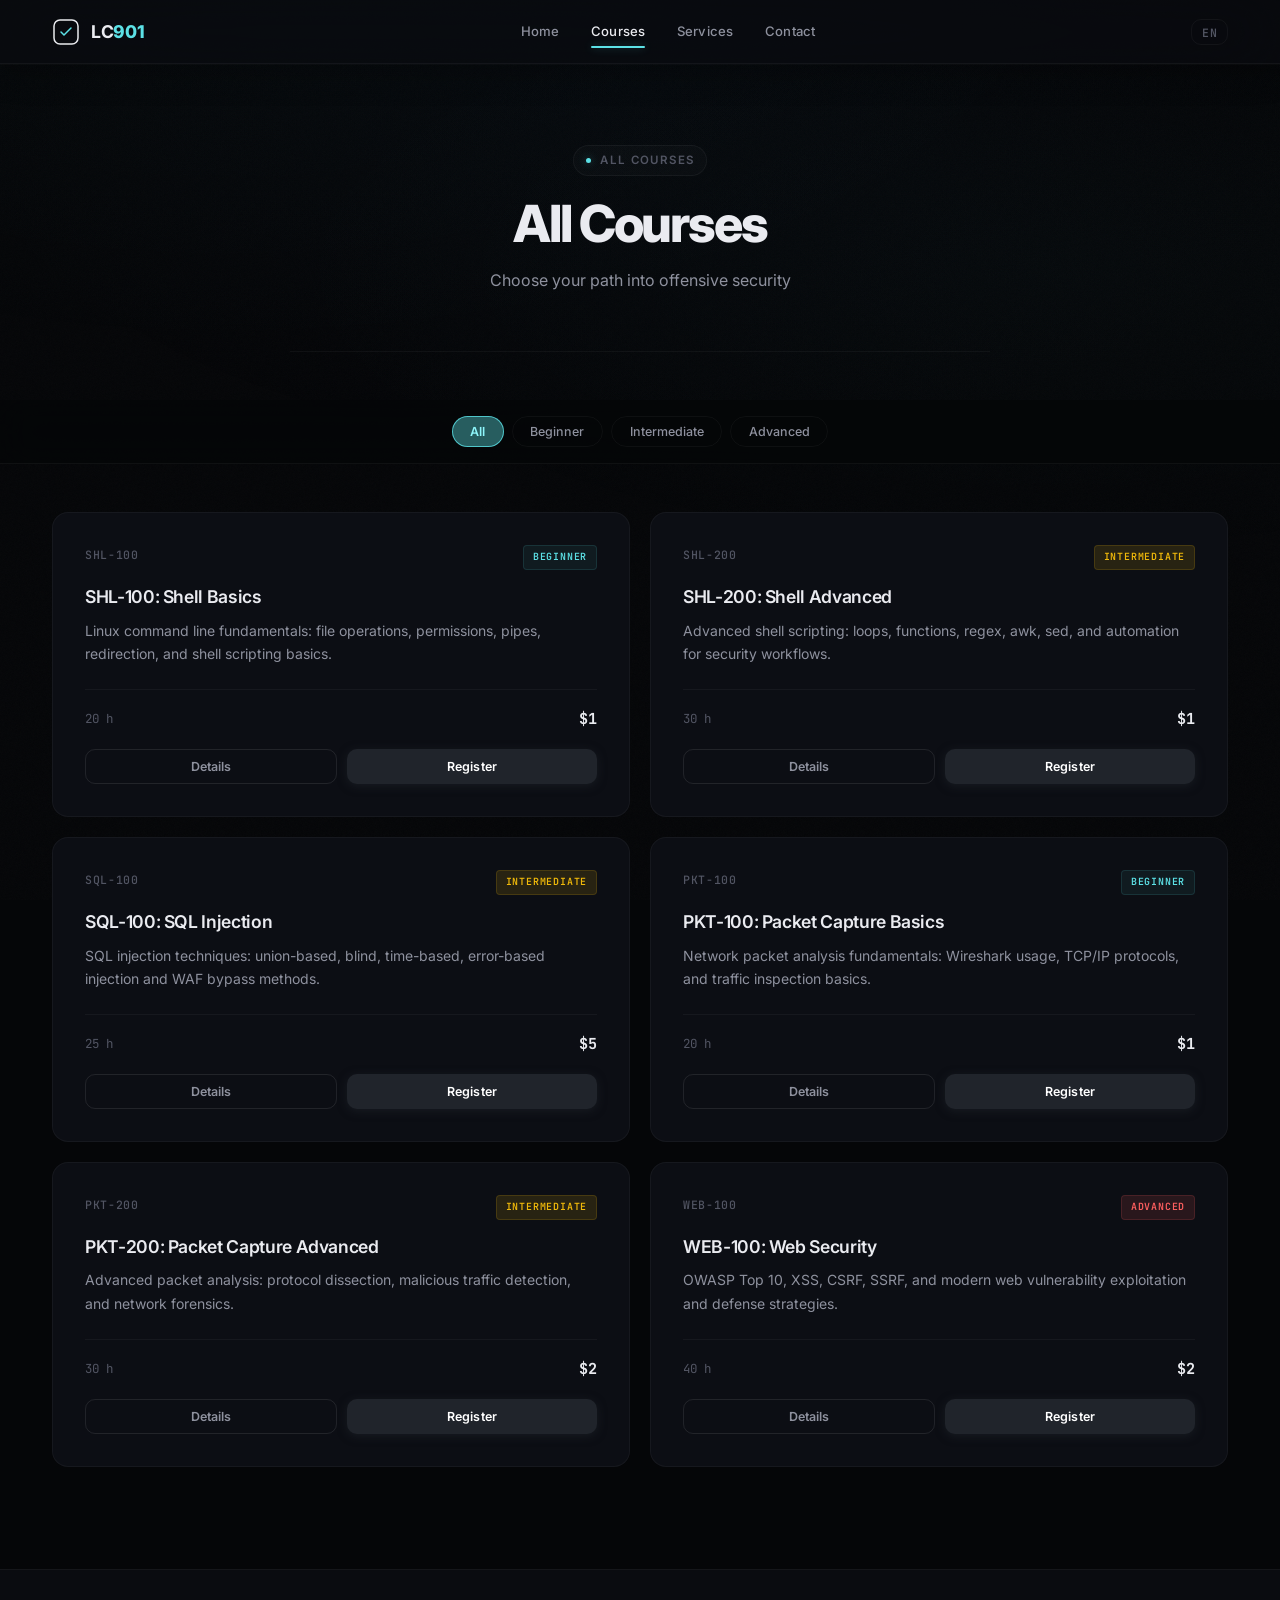
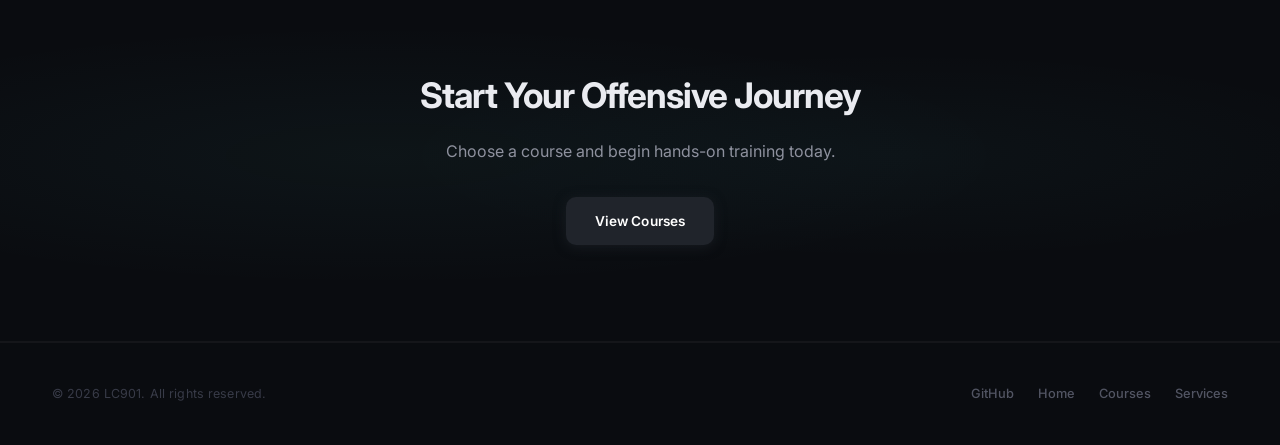
<file: courses.html>
<!DOCTYPE html>
<html lang="en">
<head>
  <meta charset="UTF-8">
  <meta name="viewport" content="width=device-width, initial-scale=1.0">
  <title>Courses — LC901</title>
  <meta name="description" content="Choose your path into offensive security.">
  <link rel="preconnect" href="https://fonts.googleapis.com">
  <link rel="preconnect" href="https://fonts.gstatic.com" crossorigin>
  <link href="https://fonts.googleapis.com/css2?family=Inter:wght@400;500;600;700;800&family=JetBrains+Mono:wght@400;500;600;700&display=swap" rel="stylesheet">
  <link rel="stylesheet" href="css/style.css">
</head>
<body>

  <!-- Fixed overlays -->
  <div class="grain" aria-hidden="true"></div>
  <div class="grid-bg" aria-hidden="true"></div>
  <div class="ambient-glow" aria-hidden="true"></div>

  <!-- Navigation -->
  <header class="nav" id="nav">
    <div class="nav-inner">
      <a href="index.html" class="nav-logo">
        <svg width="28" height="28" viewBox="0 0 28 28" fill="none" xmlns="http://www.w3.org/2000/svg" aria-hidden="true">
          <rect x="2" y="2" width="24" height="24" rx="6" stroke="currentColor" stroke-width="1.5"/>
          <path d="M9 14l3 3 7-7" stroke="var(--accent)" stroke-width="1.5" stroke-linecap="round" stroke-linejoin="round"/>
        </svg>
        <span class="nav-logo-text">LC<span>901</span></span>
      </a>
      <nav class="nav-links">
        <a href="index.html" class="nav-link" data-i18n="nav_home">Home</a>
        <a href="courses.html" class="nav-link active" data-i18n="nav_courses">Courses</a>
        <a href="services.html" class="nav-link" data-i18n="nav_services">Services</a>
        <a href="index.html#contact" class="nav-link" data-i18n="nav_contact">Contact</a>
      </nav>
      <div class="nav-actions">
        <div class="lang-dropdown" id="lang-dropdown">
          <button class="lang-btn" id="lang-btn" type="button" aria-expanded="false">EN</button>
          <div class="lang-menu" id="lang-menu" role="menu">
            <button role="menuitem" data-lang="en">English</button>
            <button role="menuitem" data-lang="zh">中文</button>
            <button role="menuitem" data-lang="ja">日本語</button>
            <button role="menuitem" data-lang="ko">한국어</button>
            <button role="menuitem" data-lang="ru">Русский</button>
            <button role="menuitem" data-lang="de">Deutsch</button>
            <button role="menuitem" data-lang="fr">Français</button>
            <button role="menuitem" data-lang="es">Español</button>
          </div>
        </div>
        <button class="menu-toggle" id="menu-toggle" aria-label="Toggle menu">
          <svg width="20" height="20" viewBox="0 0 20 20" fill="none"><path d="M3 5h14M3 10h14M3 15h14" stroke="currentColor" stroke-width="1.5" stroke-linecap="round"/></svg>
        </button>
      </div>
    </div>
  </header>

  <!-- Mobile Menu Overlay -->
  <div class="mobile-overlay" id="mobile-overlay">
    <div class="mobile-nav-links">
      <a href="index.html" data-i18n="nav_home">Home</a>
      <a href="courses.html" class="active" data-i18n="nav_courses">Courses</a>
      <a href="services.html" data-i18n="nav_services">Services</a>
      <a href="index.html#contact" data-i18n="nav_contact">Contact</a>
    </div>
  </div>

  <!-- Page Header -->
  <section class="page-header">
    <div class="container">
      <div class="page-header-inner reveal-up">
        <div class="hero-eyebrow" style="justify-content: center; margin-bottom: 1.25rem;">
          <span class="pulse-dot"></span>
          <span data-i18n="all_courses_title">All Courses</span>
        </div>
        <h1 class="page-title" data-i18n="all_courses_title">All Courses</h1>
        <p class="page-sub" style="margin: 0 auto;" data-i18n="all_courses_subtitle">Choose your path into offensive security</p>
      </div>
    </div>
  </section>

  <!-- Filter Bar -->
  <section class="filter-bar">
    <div class="container">
      <div class="filter-tabs reveal-up" style="transition-delay: 100ms;" id="filter-tabs">
        <button class="filter-tab active" data-filter="all" data-i18n="filter_all">All</button>
        <button class="filter-tab" data-filter="beginner" data-i18n="level_beginner">Beginner</button>
        <button class="filter-tab" data-filter="intermediate" data-i18n="level_intermediate">Intermediate</button>
        <button class="filter-tab" data-filter="advanced" data-i18n="level_advanced">Advanced</button>
      </div>
    </div>
  </section>

  <!-- Course Grid -->
  <section class="section" style="padding-top: 3rem;">
    <div class="container">
      <div class="course-grid" id="course-list">
        <!-- Rendered dynamically by app.js -->
      </div>
    </div>
  </section>

  <!-- CTA Banner -->
  <section class="cta-banner">
    <div class="container">
      <div class="cta-inner reveal-up">
        <h2 data-i18n="cta_title">Start Your Offensive Journey</h2>
        <p data-i18n="cta_desc">Choose a course and begin hands-on training today.</p>
        <a href="courses.html" class="btn btn-accent btn-arrow" data-i18n="hero_btn_courses">
          View Courses
          <svg width="16" height="16" viewBox="0 0 16 16" fill="none"><path d="M3 8h10M9 4l4 4-4 4" stroke="currentColor" stroke-width="1.5" stroke-linecap="round" stroke-linejoin="round"/></svg>
        </a>
      </div>
    </div>
  </section>

  <!-- Footer -->
  <footer class="footer">
    <div class="footer-inner">
      <p class="footer-copy" data-i18n="footer_copy">&copy; 2026 LC901. All rights reserved.</p>
      <div class="footer-links">
        <a href="https://github.com/lc901" target="_blank">GitHub</a>
        <a href="index.html" data-i18n="nav_home">Home</a>
        <a href="courses.html" data-i18n="nav_courses">Courses</a>
        <a href="services.html" data-i18n="nav_services">Services</a>
      </div>
    </div>
  </footer>

  <!-- Registration Modal -->
  <div class="modal-overlay" id="reg-modal">
    <div class="modal">
      <button class="modal-close" id="modal-close" aria-label="Close">&times;</button>
      <h2 id="modal-title" data-i18n="reg_title">Register</h2>
      <p id="modal-course" style="color: var(--text-secondary); margin: 0.4rem 0 1.5rem; font-size: 0.9rem;"></p>
      <form id="reg-form">
        <div class="form-group">
          <label for="reg-name" data-i18n="reg_name">Full Name</label>
          <input type="text" id="reg-name" name="name" required data-i18n-attr="placeholder:reg_name_ph" placeholder="Your name">
        </div>
        <div class="form-group">
          <label for="reg-email" data-i18n="reg_email">Email</label>
          <input type="email" id="reg-email" name="email" required data-i18n-attr="placeholder:reg_email_ph" placeholder="you@example.com">
        </div>
        <div class="form-group">
          <label for="reg-phone" data-i18n="reg_phone">Phone <span class="opt">(optional)</span></label>
          <input type="tel" id="reg-phone" name="phone" data-i18n-attr="placeholder:reg_phone_ph" placeholder="+86 ...">
        </div>
        <input type="hidden" id="reg-course-id" name="courseId">
        <button type="submit" class="btn btn-accent" style="width:100%; margin-top:1.5rem;" data-i18n="reg_submit">Submit Registration</button>
      </form>
      <div id="reg-message" style="margin-top:1rem; text-align:center; display:none; font-size:0.85rem;"></div>
    </div>
  </div>

  <!-- Course Detail Modal -->
  <div class="modal-overlay" id="detail-modal">
    <div class="modal detail-modal">
      <button class="modal-close" id="detail-close" aria-label="Close">&times;</button>
      <div class="detail-head">
        <span class="course-id" id="detail-id"></span>
        <span class="course-tag" id="detail-level"></span>
      </div>
      <h2 id="detail-title"></h2>
      <p class="detail-desc" id="detail-desc"></p>
      <div class="course-meta detail-meta">
        <span class="course-hours" id="detail-hours"></span>
        <span class="course-price" id="detail-price"></span>
      </div>
      <section class="detail-block">
        <h4 id="detail-topics-label"></h4>
        <ul class="detail-list" id="detail-topics"></ul>
      </section>
      <section class="detail-block">
        <h4 id="detail-outcomes-label"></h4>
        <ul class="detail-list" id="detail-outcomes"></ul>
      </section>
      <section class="detail-block">
        <h4 id="detail-audience-label"></h4>
        <p class="detail-audience" id="detail-audience"></p>
      </section>
      <button class="btn btn-accent" id="detail-enroll" style="width:100%; margin-top:1.5rem;"></button>
    </div>
  </div>

  <script src="js/app.js"></script>
</body>
</html>
</file>
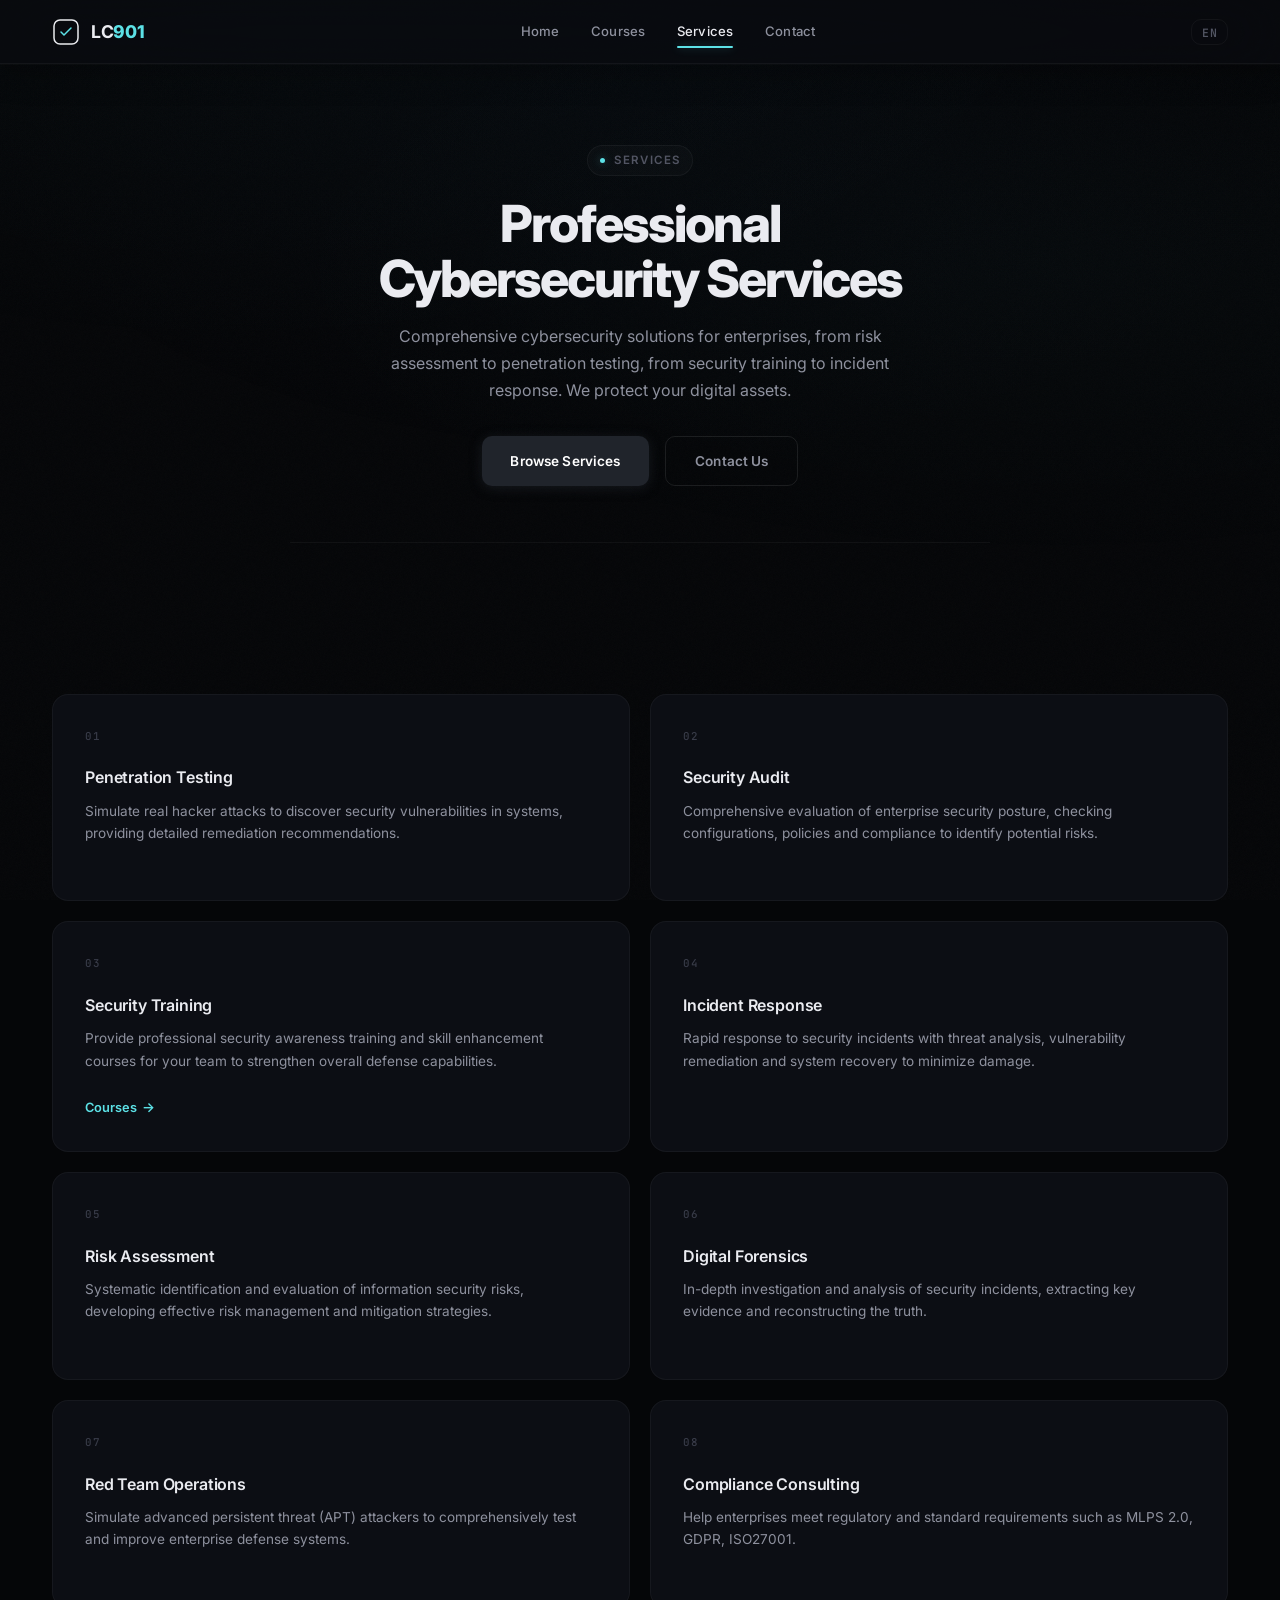
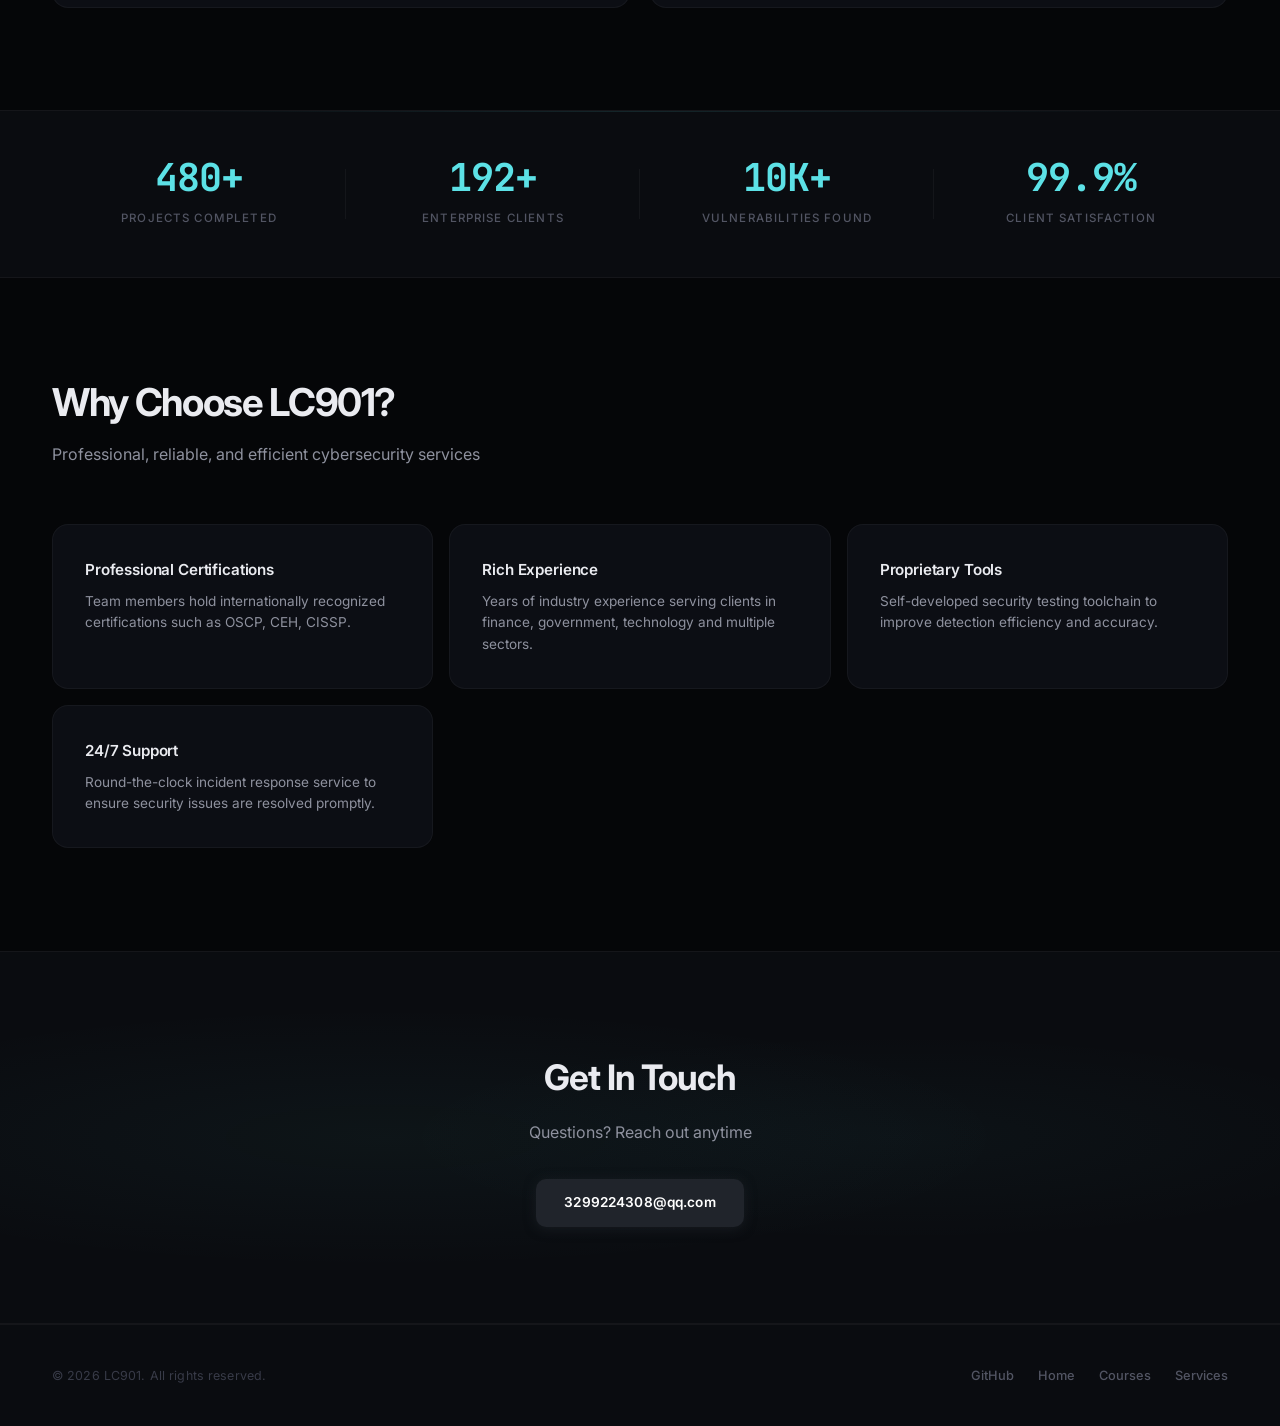
<file: services.html>
<!DOCTYPE html>
<html lang="en">
<head>
  <meta charset="UTF-8">
  <meta name="viewport" content="width=device-width, initial-scale=1.0">
  <title>Services — LC901</title>
  <meta name="description" content="Professional cybersecurity services for enterprises.">
  <link rel="preconnect" href="https://fonts.googleapis.com">
  <link rel="preconnect" href="https://fonts.gstatic.com" crossorigin>
  <link href="https://fonts.googleapis.com/css2?family=Inter:wght@400;500;600;700;800&family=JetBrains+Mono:wght@400;500;600;700&display=swap" rel="stylesheet">
  <link rel="stylesheet" href="css/style.css">
</head>
<body>

  <!-- Fixed overlays -->
  <div class="grain" aria-hidden="true"></div>
  <div class="grid-bg" aria-hidden="true"></div>
  <div class="ambient-glow" aria-hidden="true"></div>

  <!-- Navigation -->
  <header class="nav" id="nav">
    <div class="nav-inner">
      <a href="index.html" class="nav-logo">
        <svg width="28" height="28" viewBox="0 0 28 28" fill="none" xmlns="http://www.w3.org/2000/svg" aria-hidden="true">
          <rect x="2" y="2" width="24" height="24" rx="6" stroke="currentColor" stroke-width="1.5"/>
          <path d="M9 14l3 3 7-7" stroke="var(--accent)" stroke-width="1.5" stroke-linecap="round" stroke-linejoin="round"/>
        </svg>
        <span class="nav-logo-text">LC<span>901</span></span>
      </a>
      <nav class="nav-links">
        <a href="index.html" class="nav-link" data-i18n="nav_home">Home</a>
        <a href="courses.html" class="nav-link" data-i18n="nav_courses">Courses</a>
        <a href="services.html" class="nav-link active" data-i18n="nav_services">Services</a>
        <a href="index.html#contact" class="nav-link" data-i18n="nav_contact">Contact</a>
      </nav>
      <div class="nav-actions">
        <div class="lang-dropdown" id="lang-dropdown">
          <button class="lang-btn" id="lang-btn" type="button" aria-expanded="false">EN</button>
          <div class="lang-menu" id="lang-menu" role="menu">
            <button role="menuitem" data-lang="en">English</button>
            <button role="menuitem" data-lang="zh">中文</button>
            <button role="menuitem" data-lang="ja">日本語</button>
            <button role="menuitem" data-lang="ko">한국어</button>
            <button role="menuitem" data-lang="ru">Русский</button>
            <button role="menuitem" data-lang="de">Deutsch</button>
            <button role="menuitem" data-lang="fr">Français</button>
            <button role="menuitem" data-lang="es">Español</button>
          </div>
        </div>
        <button class="menu-toggle" id="menu-toggle" aria-label="Toggle menu">
          <svg width="20" height="20" viewBox="0 0 20 20" fill="none"><path d="M3 5h14M3 10h14M3 15h14" stroke="currentColor" stroke-width="1.5" stroke-linecap="round"/></svg>
        </button>
      </div>
    </div>
  </header>

  <!-- Mobile Menu Overlay -->
  <div class="mobile-overlay" id="mobile-overlay">
    <div class="mobile-nav-links">
      <a href="index.html" data-i18n="nav_home">Home</a>
      <a href="courses.html" data-i18n="nav_courses">Courses</a>
      <a href="services.html" class="active" data-i18n="nav_services">Services</a>
      <a href="index.html#contact" data-i18n="nav_contact">Contact</a>
    </div>
  </div>

  <!-- Page Header -->
  <section class="page-header">
    <div class="container">
      <div class="page-header-inner reveal-up">
        <div class="hero-eyebrow" style="justify-content: center; margin-bottom: 1.25rem;">
          <span class="pulse-dot"></span>
          <span data-i18n="nav_services">Services</span>
        </div>
        <h1 class="page-title" data-i18n="services_hero_title">Professional <span class="accent">Cybersecurity</span> Services</h1>
        <p class="page-sub" style="margin: 0 auto;" data-i18n="services_hero_desc">Comprehensive cybersecurity solutions for enterprises, from risk assessment to penetration testing, from security training to incident response.</p>
        <div class="page-cta">
          <a href="#service-list" class="btn btn-accent btn-arrow" data-i18n="services_cta_primary">
            Browse Services
            <svg width="16" height="16" viewBox="0 0 16 16" fill="none"><path d="M3 8h10M9 4l4 4-4 4" stroke="currentColor" stroke-width="1.5" stroke-linecap="round" stroke-linejoin="round"/></svg>
          </a>
          <a href="#contact" class="btn btn-ghost" data-i18n="services_cta_secondary">Contact Us</a>
        </div>
      </div>
    </div>
  </section>

  <!-- Services Grid -->
  <section class="section" id="service-list">
    <div class="container">
      <div class="services-grid stagger-group">
        <div class="service-card reveal-up">
          <div class="service-num">01</div>
          <h3 data-i18n="svc_pen_test_title">Penetration Testing</h3>
          <p data-i18n="svc_pen_test_desc">Simulate real hacker attacks to discover security vulnerabilities in systems, providing detailed remediation recommendations.</p>
        </div>
        <div class="service-card reveal-up">
          <div class="service-num">02</div>
          <h3 data-i18n="svc_audit_title">Security Audit</h3>
          <p data-i18n="svc_audit_desc">Comprehensive evaluation of enterprise security posture, checking configurations, policies and compliance to identify potential risks.</p>
        </div>
        <div class="service-card reveal-up">
          <div class="service-num">03</div>
          <h3 data-i18n="svc_training_title">Security Training</h3>
          <p data-i18n="svc_training_desc">Provide professional security awareness training and skill enhancement courses for your team to strengthen overall defense capabilities.</p>
          <a href="courses.html" class="service-link" data-i18n="nav_courses">View Courses</a>
        </div>
        <div class="service-card reveal-up">
          <div class="service-num">04</div>
          <h3 data-i18n="svc_incident_title">Incident Response</h3>
          <p data-i18n="svc_incident_desc">Rapid response to security incidents with threat analysis, vulnerability remediation and system recovery to minimize damage.</p>
        </div>
        <div class="service-card reveal-up">
          <div class="service-num">05</div>
          <h3 data-i18n="svc_risk_title">Risk Assessment</h3>
          <p data-i18n="svc_risk_desc">Systematic identification and evaluation of information security risks, developing effective risk management and mitigation strategies.</p>
        </div>
        <div class="service-card reveal-up">
          <div class="service-num">06</div>
          <h3 data-i18n="svc_forensics_title">Digital Forensics</h3>
          <p data-i18n="svc_forensics_desc">In-depth investigation and analysis of security incidents, extracting key evidence and reconstructing the truth.</p>
        </div>
        <div class="service-card reveal-up">
          <div class="service-num">07</div>
          <h3 data-i18n="svc_red_team_title">Red Team Operations</h3>
          <p data-i18n="svc_red_team_desc">Simulate advanced persistent threat (APT) attackers to comprehensively test and improve enterprise defense systems.</p>
        </div>
        <div class="service-card reveal-up">
          <div class="service-num">08</div>
          <h3 data-i18n="svc_compliance_title">Compliance Consulting</h3>
          <p data-i18n="svc_compliance_desc">Help enterprises meet regulatory and standard requirements such as MLPS 2.0, GDPR, ISO27001.</p>
        </div>
      </div>
    </div>
  </section>

  <!-- Stats -->
  <section class="stats section-alt" id="stats-section">
    <div class="stats-inner stagger-group">
      <div class="stat reveal-up" style="transition-delay: 0ms;">
        <span class="stat-value" data-count="500" data-suffix="+">0</span>
        <span class="stat-label" data-i18n="stat_projects">Projects Completed</span>
      </div>
      <div class="stat reveal-up" style="transition-delay: 100ms;">
        <span class="stat-value" data-count="200" data-suffix="+">0</span>
        <span class="stat-label" data-i18n="stat_clients">Enterprise Clients</span>
      </div>
      <div class="stat reveal-up" style="transition-delay: 200ms;">
        <span class="stat-value" data-count="10" data-suffix="K+">0</span>
        <span class="stat-label" data-i18n="stat_vulns">Vulnerabilities Found</span>
      </div>
      <div class="stat reveal-up" style="transition-delay: 300ms;">
        <span class="stat-value" data-suffix="99.9%">99.9%</span>
        <span class="stat-label" data-i18n="stat_satisfaction">Client Satisfaction</span>
      </div>
    </div>
  </section>

  <!-- Why Us -->
  <section class="section">
    <div class="container">
      <div class="section-header reveal-up">
        <h2 class="section-title" data-i18n="why_choose_title">Why Choose LC901?</h2>
        <p class="section-sub" data-i18n="why_choose_subtitle">Professional, reliable, and efficient cybersecurity services</p>
      </div>
      <div class="features-grid stagger-group">
        <div class="feature-card spotlight-card reveal-up">
          <h3 data-i18n="why_cert_title">Professional Certifications</h3>
          <p data-i18n="why_cert_desc">Team members hold internationally recognized certifications such as OSCP, CEH, CISSP.</p>
        </div>
        <div class="feature-card spotlight-card reveal-up">
          <h3 data-i18n="why_exp_title">Rich Experience</h3>
          <p data-i18n="why_exp_desc">Years of industry experience serving clients in finance, government, technology and multiple sectors.</p>
        </div>
        <div class="feature-card spotlight-card reveal-up">
          <h3 data-i18n="why_tool_title">Proprietary Tools</h3>
          <p data-i18n="why_tool_desc">Self-developed security testing toolchain to improve detection efficiency and accuracy.</p>
        </div>
        <div class="feature-card spotlight-card reveal-up">
          <h3 data-i18n="why_support_title">24/7 Support</h3>
          <p data-i18n="why_support_desc">Round-the-clock incident response service to ensure security issues are resolved promptly.</p>
        </div>
      </div>
    </div>
  </section>

  <!-- CTA Banner -->
  <section class="cta-banner">
    <div class="container">
      <div class="cta-inner reveal-up">
        <h2 data-i18n="contact_title">Get In Touch</h2>
        <p data-i18n="contact_subtitle">Questions? Reach out anytime.</p>
        <a href="mailto:3299224308@qq.com" class="btn btn-accent">3299224308@qq.com</a>
      </div>
    </div>
  </section>

  <!-- Footer -->
  <footer class="footer">
    <div class="footer-inner">
      <p class="footer-copy" data-i18n="footer_copy">&copy; 2026 LC901. All rights reserved.</p>
      <div class="footer-links">
        <a href="https://github.com/lc901" target="_blank">GitHub</a>
        <a href="index.html" data-i18n="nav_home">Home</a>
        <a href="courses.html" data-i18n="nav_courses">Courses</a>
        <a href="services.html" data-i18n="nav_services">Services</a>
      </div>
    </div>
  </footer>

  <script src="js/app.js"></script>
</body>
</html>
</file>
<file: css/style.css>
/* ================================================================
   LC901 Design System v3 — Aether Security
   Inspired by: CrowdStrike / Linear / Palantir / Awwwards winners
   Single accent: Cyan #5ce1e6 | Dark OLED base
   Motion: Spring physics, spotlight borders, scroll choreography
   ================================================================ */

/* === Reset & Variables === */
*, *::before, *::after {
  margin: 0;
  padding: 0;
  box-sizing: border-box;
}

:root {
  --bg-primary: #050608;
  --bg-secondary: #0a0c10;
  --bg-elevated: #10131a;
  --bg-card: #0c0e14;
  --bg-card-hover: #11151d;
  --bg-glass: rgba(10, 12, 16, 0.72);
  --border: rgba(255, 255, 255, 0.045);
  --border-strong: rgba(255, 255, 255, 0.09);
  --border-glow: rgba(92, 225, 230, 0.35);
  --text-primary: #eaebf0;
  --text-secondary: #8e919e;
  --text-muted: #525563;
  --text-faint: #383b48;
  --accent: #5ce1e6;
  --accent-dim: rgba(92, 225, 230, 0.12);
  --accent-darker: rgba(92, 225, 230, 0.06);
  --yellow: #f0b90a;
  --yellow-dim: rgba(240, 185, 10, 0.12);
  --red: #ff5f5f;
  --red-dim: rgba(255, 95, 95, 0.12);
  --green: #3ddc84;
  --green-dim: rgba(61, 220, 132, 0.12);
  --font-main: 'Inter', -apple-system, BlinkMacSystemFont, 'Segoe UI', sans-serif;
  --font-mono: 'JetBrains Mono', 'SF Mono', 'Fira Code', monospace;
  --max-w: 1240px;
  --radius: 16px;
  --radius-sm: 10px;
  --nav-h: 64px;
  --spring-fast: cubic-bezier(0.22, 1, 0.36, 1);
  --spring-medium: cubic-bezier(0.16, 1, 0.3, 1);
  --spring-slow: cubic-bezier(0.87, 0, 0.13, 1);
}

html {
  scroll-behavior: smooth;
  font-size: 16px;
  -webkit-font-smoothing: antialiased;
  -moz-osx-font-smoothing: grayscale;
  text-rendering: optimizeLegibility;
}

body {
  font-family: var(--font-main);
  background: var(--bg-primary);
  color: var(--text-primary);
  line-height: 1.7;
  overflow-x: hidden;
  min-height: 100vh;
}

body, body::before, body::after {
  background-image: none !important;
}

a {
  color: inherit;
  text-decoration: none;
}

img {
  max-width: 100%;
  height: auto;
}

::selection {
  background: var(--accent-dim);
  color: var(--text-primary);
}

/* === Scrollbar === */
::-webkit-scrollbar { width: 6px; }
::-webkit-scrollbar-track { background: var(--bg-primary); }
::-webkit-scrollbar-thumb { background: var(--text-faint); border-radius: 3px; }
::-webkit-scrollbar-thumb:hover { background: var(--text-muted); }

/* === Grain Overlay — fixed, pointer-events-none only === */
.grain {
  position: fixed;
  inset: 0;
  pointer-events: none;
  z-index: -1;
  opacity: 0.025;
  background-image: url("data:image/svg+xml,%3Csvg viewBox='0 0 256 256' xmlns='http://www.w3.org/2000/svg'%3E%3Cfilter id='n'%3E%3CfeTurbulence type='fractalNoise' baseFrequency='0.85' numOctaves='4' stitchTiles='stitch'/%3E%3C/filter%3E%3Crect width='100%25' height='100%25' filter='url(%23n)'/%3E%3C/svg%3E");
  background-size: 128px 128px;
}

/* === Ambient Mesh Glow === */
.ambient-glow {
  position: fixed;
  top: -30%;
  left: 50%;
  transform: translateX(-50%);
  width: 160vw;
  height: 100vh;
  background:
    radial-gradient(ellipse at 30% 20%, rgba(92, 225, 230, 0.025) 0%, transparent 45%),
    radial-gradient(ellipse at 70% 60%, rgba(92, 225, 230, 0.018) 0%, transparent 40%),
    radial-gradient(ellipse at 50% 40%, rgba(20, 60, 120, 0.03) 0%, transparent 50%);
  pointer-events: none;
  z-index: 0;
  will-change: transform;
}

/* === Grid Background === */
.grid-bg {
  position: fixed;
  inset: 0;
  pointer-events: none;
  z-index: 0;
  opacity: 0.025;
  background-image:
    linear-gradient(rgba(255,255,255,0.03) 1px, transparent 1px),
    linear-gradient(90deg, rgba(255,255,255,0.03) 1px, transparent 1px);
  background-size: 60px 60px;
}

/* === Layout === */
.container {
  max-width: var(--max-w);
  margin: 0 auto;
  padding: 0 2rem;
}

/* === Utility: Reveal on scroll === */
.reveal-up {
  opacity: 1;
  transform: translateY(0);
  filter: blur(0);
  transition: opacity 0.8s var(--spring-medium), transform 0.8s var(--spring-medium), filter 0.8s var(--spring-medium);
}
.reveal-up.visible {
  opacity: 1;
  transform: translateY(0);
  filter: blur(0);
}
.reveal-left {
  opacity: 1;
  transform: translateX(0);
  filter: blur(0);
  transition: opacity 0.8s var(--spring-medium), transform 0.8s var(--spring-medium), filter 0.8s var(--spring-medium);
}
.reveal-left.visible {
  opacity: 1;
  transform: translateX(0);
  filter: blur(0);
}
.reveal-scale {
  opacity: 1;
  transform: scale(1);
  filter: blur(0);
  transition: opacity 0.7s var(--spring-medium), transform 0.7s var(--spring-medium), filter 0.7s var(--spring-medium);
}
.reveal-scale.visible {
  opacity: 1;
  transform: scale(1);
  filter: blur(0);
}

/* Scroll-triggered: starts hidden, revealed by JS */
.sr-up {
  opacity: 0;
  transform: translateY(32px);
  filter: blur(6px);
  transition: opacity 0.8s var(--spring-medium), transform 0.8s var(--spring-medium), filter 0.8s var(--spring-medium);
}
.sr-up.visible {
  opacity: 1;
  transform: translateY(0);
  filter: blur(0);
}
.sr-left {
  opacity: 0;
  transform: translateX(-40px);
  filter: blur(6px);
  transition: opacity 0.8s var(--spring-medium), transform 0.8s var(--spring-medium), filter 0.8s var(--spring-medium);
}
.sr-left.visible {
  opacity: 1;
  transform: translateX(0);
  filter: blur(0);
}
.sr-scale {
  opacity: 0;
  transform: scale(0.94);
  filter: blur(4px);
  transition: opacity 0.7s var(--spring-medium), transform 0.7s var(--spring-medium), filter 0.7s var(--spring-medium);
}
.sr-scale.visible {
  opacity: 1;
  transform: scale(1);
  filter: blur(0);
}



/* === Navigation === */
.nav {
  position: fixed;
  top: 0;
  left: 0;
  right: 0;
  height: var(--nav-h);
  background: var(--bg-glass);
  backdrop-filter: blur(32px) saturate(180%);
  -webkit-backdrop-filter: blur(32px) saturate(180%);
  border-bottom: 1px solid var(--border);
  box-shadow: 0 1px 0 rgba(255, 255, 255, 0.02), 0 8px 32px rgba(0, 0, 0, 0.25);
  z-index: 1000;
  transition: all 0.4s var(--spring-medium);
}

.nav.scrolled {
  background: rgba(5, 6, 8, 0.92);
  box-shadow: 0 1px 0 rgba(255, 255, 255, 0.03), 0 4px 20px rgba(0, 0, 0, 0.4);
}


.nav-inner {
  display: flex;
  align-items: center;
  justify-content: space-between;
  max-width: var(--max-w);
  margin: 0 auto;
  padding: 0 2rem;
  height: 100%;
}

.nav-logo {
  display: flex;
  align-items: center;
  gap: 0.7rem;
  color: var(--text-primary);
  font-weight: 700;
  font-size: 1.1rem;
  letter-spacing: -0.4px;
  flex-shrink: 0;
  transition: opacity 0.2s ease;
}

.nav-logo:hover { opacity: 0.85; }

.nav-logo-text span {
  color: var(--accent);
  font-weight: 800;
}

.nav-links {
  display: flex;
  align-items: center;
  gap: 2rem;
}

.nav-link {
  color: var(--text-secondary);
  font-size: 0.82rem;
  font-weight: 500;
  letter-spacing: 0.01em;
  transition: color 0.25s var(--spring-fast);
  white-space: nowrap;
  position: relative;
  padding: 0.2rem 0;
}

.nav-link:hover,
.nav-link.active {
  color: var(--text-primary);
}

.nav-link.active::after {
  content: '';
  position: absolute;
  bottom: -2px;
  left: 0;
  right: 0;
  height: 1.5px;
  background: var(--accent);
  border-radius: 1px;
  box-shadow: 0 0 8px rgba(92, 225, 230, 0.3);
}

.nav-link::before {
  content: '';
  position: absolute;
  inset: 0;
  border-radius: 999px;
  background: rgba(92, 225, 230, 0.06);
  opacity: 0;
  transform: scaleX(0);
  transform-origin: left;
  transition: all 0.35s var(--spring-medium);
}

.nav-link:hover::before {
  opacity: 1;
  transform: scaleX(1);
}

.nav-actions {
  display: flex;
  align-items: center;
  gap: 0.65rem;
}

.menu-toggle {
  display: none;
  background: none;
  border: none;
  color: var(--text-primary);
  cursor: pointer;
  padding: 0.25rem;
  z-index: 1100;
}

/* === Language Dropdown === */
.lang-dropdown {
  position: relative;
  display: inline-block;
  z-index: 1100;
}

.lang-btn {
  background: transparent;
  color: var(--text-muted);
  border: 1px solid var(--border);
  border-radius: var(--radius-sm);
  padding: 0.3rem 0.6rem;
  font-size: 0.72rem;
  font-weight: 600;
  font-family: var(--font-mono);
  cursor: pointer;
  letter-spacing: 0.06em;
  transition: all 0.25s var(--spring-fast);
}

.lang-btn:hover {
  border-color: var(--border-strong);
  color: var(--text-primary);
  background: rgba(255, 255, 255, 0.03);
}

.lang-menu {
  display: none;
  position: absolute;
  top: calc(100% + 8px);
  right: 0;
  background: var(--bg-elevated);
  border: 1px solid var(--border-strong);
  border-radius: var(--radius);
  min-width: 150px;
  overflow: hidden;
  box-shadow: 0 16px 48px rgba(0, 0, 0, 0.5), 0 0 0 1px rgba(255, 255, 255, 0.02);
  transform: translateY(-4px);
  opacity: 0;
  transition: all 0.25s var(--spring-fast);
  pointer-events: none;
  z-index: 1200;
}

.lang-menu.open {
  display: block;
  transform: translateY(0);
  opacity: 1;
  pointer-events: auto;
}

.lang-menu button {
  display: block;
  width: 100%;
  text-align: left;
  padding: 0.65rem 1rem;
  background: none;
  border: none;
  color: var(--text-secondary);
  font-size: 0.82rem;
  font-family: var(--font-main);
  cursor: pointer;
  transition: all 0.15s ease;
}

.lang-menu button:hover {
  background: rgba(255, 255, 255, 0.03);
  color: var(--text-primary);
  padding-left: 1.15rem;
}

.lang-menu button.active {
  color: var(--accent);
}

/* === Mobile Menu Overlay === */
.mobile-overlay {
  position: fixed;
  inset: 0;
  z-index: 999;
  background: rgba(5, 6, 8, 0.92);
  backdrop-filter: blur(40px) saturate(200%);
  -webkit-backdrop-filter: blur(40px) saturate(200%);
  display: flex;
  align-items: center;
  justify-content: center;
  opacity: 0;
  pointer-events: none;
  transition: opacity 0.35s var(--spring-medium);
}

.mobile-overlay.active {
  opacity: 1;
  pointer-events: auto;
}

.mobile-nav-links {
  display: flex;
  flex-direction: column;
  align-items: center;
  gap: 1.5rem;
}

.mobile-nav-links a {
  font-size: 1.3rem;
  font-weight: 600;
  letter-spacing: -0.02em;
  color: var(--text-secondary);
  transition: color 0.25s ease;
}

.mobile-nav-links a:hover,
.mobile-nav-links a.active {
  color: var(--text-primary);
}

/* === Hero === */
.hero {
  min-height: 100dvh;
  padding-top: calc(var(--nav-h) + 4rem);
  padding-bottom: 4rem;
  display: flex;
  align-items: center;
  position: relative;
}

.hero::before {
  content: '';
  position: absolute;
  top: 0;
  left: 0;
  right: 0;
  height: 1px;
  background: linear-gradient(90deg, transparent, rgba(92, 225, 230, 0.1), transparent);
}

.hero-grid {
  display: grid;
  grid-template-columns: 1fr 1fr;
  gap: 5rem;
  align-items: center;
  width: 100%;
  max-width: var(--max-w);
  margin: 0 auto;
  padding: 2rem 2rem 4rem;
}

.hero-content {
  max-width: 580px;
}

.hero-eyebrow {
  display: inline-flex;
  align-items: center;
  gap: 0.6rem;
  color: var(--text-muted);
  font-size: 0.72rem;
  font-weight: 600;
  letter-spacing: 0.12em;
  text-transform: uppercase;
  margin-bottom: 1.75rem;
  padding: 0.3rem 0.75rem;
  border: 1px solid var(--border);
  border-radius: 999px;
  background: rgba(255, 255, 255, 0.02);
}

.hero-eyebrow .pulse-dot {
  width: 5px;
  height: 5px;
  background: var(--accent);
  border-radius: 50%;
  animation: pulse 2.2s ease-in-out infinite;
  box-shadow: 0 0 8px rgba(92, 225, 230, 0.4);
}

@keyframes pulse {
  0%, 100% { opacity: 1; transform: scale(1); }
  50% { opacity: 0.35; transform: scale(0.75); }
}

.hero-title {
  font-size: clamp(2.6rem, 5vw, 4rem);
  font-weight: 800;
  line-height: 1.02;
  letter-spacing: -0.045em;
  color: var(--text-primary);
  margin-bottom: 1.5rem;
  text-wrap: balance;
}

.hero-title .accent {
  color: var(--accent);
  text-shadow: 0 0 40px rgba(92, 225, 230, 0.15);
}

.hero-sub {
  font-size: 1.05rem;
  line-height: 1.7;
  color: var(--text-secondary);
  max-width: 500px;
  margin-bottom: 2.75rem;
}

.hero-cta {
  display: flex;
  gap: 1rem;
  flex-wrap: wrap;
}

/* === Terminal Window — Double Bezel Architecture === */
.hero-visual {
  perspective: 1000px;
}

.terminal-window {
  background: #0a0c10;
  border: 1px solid var(--border-strong);
  border-radius: var(--radius);
  overflow: hidden;
  box-shadow:
    0 32px 80px rgba(0, 0, 0, 0.55),
    0 0 0 1px rgba(92, 225, 230, 0.02),
    0 0 60px rgba(92, 225, 230, 0.03);
  transform: rotateY(-4deg) rotateX(2deg);
  transition: transform 0.6s var(--spring-medium);
}

.terminal-window:hover {
  transform: rotateY(-1deg) rotateX(0.5deg);
}

.terminal-header {
  display: flex;
  align-items: center;
  gap: 0.6rem;
  padding: 0.85rem 1.2rem;
  border-bottom: 1px solid var(--border);
  background: rgba(255, 255, 255, 0.012);
}

.terminal-dots {
  display: flex;
  gap: 6px;
}

.terminal-dots span {
  width: 11px;
  height: 11px;
  border-radius: 50%;
}

.terminal-dots span:nth-child(1) { background: #ff5f56; opacity: 0.8; }
.terminal-dots span:nth-child(2) { background: #ffbd2e; opacity: 0.8; }
.terminal-dots span:nth-child(3) { background: #27c93f; opacity: 0.8; }

.terminal-title {
  font-family: var(--font-mono);
  font-size: 0.72rem;
  color: var(--text-faint);
  margin-left: auto;
  letter-spacing: 0.03em;
}

.terminal-body {
  padding: 1.5rem 1.5rem 1.75rem;
  font-family: var(--font-mono);
  font-size: 0.78rem;
  line-height: 2;
  color: var(--text-secondary);
}

.terminal-body .term-prompt {
  color: var(--accent);
  font-weight: 500;
}

.terminal-body .term-cmd {
  color: var(--text-primary);
}

.terminal-body .term-output {
  color: var(--text-muted);
}

.terminal-body .term-divider {
  height: 1px;
  background: linear-gradient(90deg, transparent, var(--border-strong), transparent);
  margin: 0.6rem 0;
}

.terminal-body .term-table-header {
  color: var(--text-primary);
  font-weight: 600;
  letter-spacing: 0.06em;
}

.terminal-body .term-table-row {
  color: var(--text-secondary);
}

.terminal-body .term-status-open {
  color: var(--green);
}

.terminal-body .term-status-closed {
  color: var(--red);
}

.terminal-body .term-cursor {
  display: inline-block;
  width: 7px;
  height: 15px;
  background: var(--accent);
  animation: blink 1s step-end infinite;
  vertical-align: middle;
  box-shadow: 0 0 6px rgba(92, 225, 230, 0.3);
}

@keyframes blink {
  0%, 100% { opacity: 1; }
  50% { opacity: 0; }
}

/* === Buttons === */
.btn {
  display: inline-flex;
  align-items: center;
  justify-content: center;
  gap: 0.5rem;
  padding: 0.78rem 1.8rem;
  font-size: 0.85rem;
  font-weight: 600;
  letter-spacing: 0.01em;
  border-radius: var(--radius-sm);
  border: none;
  cursor: pointer;
  transition: all 0.3s var(--spring-fast);
  white-space: nowrap;
  position: relative;
  overflow: hidden;
}

.btn-accent {
  background: #20242B;
  color: #ffffff;
  box-shadow: 0 2px 12px rgba(32, 36, 43, 0.6);
}

.btn-accent:hover {
  background: #2c323b;
  transform: translateY(-2px);
  box-shadow: 0 8px 28px rgba(32, 36, 43, 0.75);
}

.btn-accent:active {
  transform: translateY(0) scale(0.98);
}

.btn-ghost {
  background: transparent;
  color: var(--text-secondary);
  border: 1px solid var(--border-strong);
}

.btn-ghost:hover {
  color: var(--text-primary);
  border-color: rgba(255, 255, 255, 0.2);
  background: rgba(255, 255, 255, 0.03);
  transform: translateY(-1px);
}

.btn-ghost:active {
  transform: translateY(0) scale(0.98);
}

.btn-arrow {
  display: inline-flex;
  align-items: center;
  gap: 0.4rem;
}

.btn-arrow svg {
  transition: transform 0.25s var(--spring-fast);
}

.btn:hover .btn-arrow svg {
  transform: translateX(2px);
}

/* === Spotlight Cards (shared) === */
.spotlight-card {
  position: relative;
  border: 1px solid var(--border);
  border-radius: var(--radius);
  background: var(--bg-card);
  overflow: hidden;
  transition: border-color 0.4s ease, background 0.4s ease;
}

.spotlight-card::before {
  content: '';
  position: absolute;
  inset: 0;
  border-radius: inherit;
  padding: 1px;
  background: radial-gradient(
    circle at var(--spot-x, 50%) var(--spot-y, 50%),
    rgba(92, 225, 230, 0.5) 0%,
    transparent 40%
  );
  -webkit-mask:
    linear-gradient(#fff 0 0) content-box,
    linear-gradient(#fff 0 0);
  -webkit-mask-composite: xor;
  mask-composite: exclude;
  pointer-events: none;
  opacity: 0;
  transition: opacity 0.4s ease;
}

.spotlight-card:hover::before {
  opacity: 1;
}

.spotlight-card:hover {
  border-color: transparent;
  background: var(--bg-card-hover);
}

/* === Stats Bar === */
.stats {
  border-top: 1px solid var(--border);
  border-bottom: 1px solid var(--border);
  background: var(--bg-secondary);
  position: relative;
  z-index: 1;
}

.stats::before {
  content: '';
  position: absolute;
  top: 0;
  left: 10%;
  right: 10%;
  height: 1px;
  background: linear-gradient(90deg, transparent, rgba(92, 225, 230, 0.12), transparent);
}

.stats-inner {
  display: grid;
  grid-template-columns: repeat(4, 1fr);
  gap: 0;
  max-width: var(--max-w);
  margin: 0 auto;
  padding: 3rem 2rem;
}

.stat {
  text-align: center;
  position: relative;
}

.stat:not(:last-child)::after {
  content: '';
  position: absolute;
  right: 0;
  top: 50%;
  transform: translateY(-50%);
  width: 1px;
  height: 50px;
  background: var(--border);
}

.stat-value {
  display: block;
  font-family: var(--font-mono);
  font-size: clamp(1.8rem, 3vw, 2.5rem);
  font-weight: 700;
  color: var(--accent);
  letter-spacing: -0.03em;
  line-height: 1;
  transition: transform 0.3s var(--spring-medium);
}

.stat-counting {
  animation: countPulse 0.6s var(--spring-medium);
}

@keyframes countPulse {
  0% { transform: scale(1); }
  50% { transform: scale(1.06); }
  100% { transform: scale(1); }
}

.stat-label {
  display: block;
  font-size: 0.72rem;
  color: var(--text-muted);
  text-transform: uppercase;
  letter-spacing: 0.1em;
  margin-top: 0.75rem;
  text-align: center;
  font-weight: 500;
}

/* === Sections === */
.section {
  padding: clamp(4rem, 8vw, 7rem) 0;
}

.section-alt {
  background: var(--bg-secondary);
}

.section-header {
  margin-bottom: 3.5rem;
  max-width: 600px;
}

.section-header.centered {
  text-align: center;
  margin-left: auto;
  margin-right: auto;
}

.section-title {
  font-size: clamp(1.85rem, 3vw, 2.5rem);
  font-weight: 700;
  letter-spacing: -0.035em;
  line-height: 1.15;
  color: var(--text-primary);
  text-wrap: balance;
}

.section-sub,
.page-sub {
  font-size: 1rem;
  color: var(--text-secondary);
  line-height: 1.7;
  max-width: 560px;
  margin-top: 1rem;
}

/* === Feature Cards — Double Bezel + Spotlight === */
.features-grid {
  display: grid;
  grid-template-columns: repeat(3, 1fr);
  gap: 1rem;
}

.feature-card {
  padding: 2rem;
  border-radius: var(--radius);
  position: relative;
  overflow: hidden;
  transition: all 0.35s var(--spring-medium);
  display: flex;
  flex-direction: column;
}

.feature-card:hover {
  background: var(--bg-card-hover);
  transform: translateY(-3px);
}

.feature-card h3 {
  font-size: 0.95rem;
  font-weight: 600;
  color: var(--text-primary);
  margin-bottom: 0.5rem;
  letter-spacing: -0.01em;
}

.feature-card p {
  font-size: 0.85rem;
  color: var(--text-secondary);
  line-height: 1.6;
  flex: 1;
}

/* === Tools Marquee === */
.tools-marquee {
  overflow: hidden;
  mask-image: linear-gradient(90deg, transparent, black 10%, black 90%, transparent);
  -webkit-mask-image: linear-gradient(90deg, transparent, black 10%, black 90%, transparent);
  padding: 1.5rem 0;
}

.tools-track {
  display: flex;
  gap: 1rem;
  width: max-content;
  animation: marquee 35s linear infinite;
}

.tools-track:hover {
  animation-play-state: paused;
}

@keyframes marquee {
  0% { transform: translateX(0); }
  100% { transform: translateX(-50%); }
}

.tool-badge {
  display: flex;
  align-items: center;
  gap: 0.7rem;
  padding: 0.85rem 1.35rem;
  border: 1px solid var(--border);
  border-radius: var(--radius-sm);
  background: var(--bg-card);
  white-space: nowrap;
  flex-shrink: 0;
  transition: all 0.3s var(--spring-fast);
  cursor: default;
}

.tool-badge:hover {
  border-color: var(--border-strong);
  background: var(--bg-card-hover);
  transform: translateY(-2px);
}

.tool-badge img {
  width: 22px;
  height: 22px;
  border-radius: 4px;
}

.tool-badge span {
  font-size: 0.82rem;
  color: var(--text-secondary);
  font-weight: 500;
  letter-spacing: 0.01em;
}

/* Tool badges link out to each tool's official site */
.tool-badge a {
  display: inline-flex;
  align-items: center;
  cursor: pointer;
  transition: color 0.25s var(--spring-fast);
}

.tool-badge:hover a {
  color: var(--accent);
}

/* === Page Header === */
.page-header {
  padding-top: calc(var(--nav-h) + 5rem);
  padding-bottom: 3rem;
}

.page-header-inner {
  border-bottom: 1px solid var(--border);
  padding-bottom: 3.5rem;
  text-align: center;
  max-width: 700px;
  margin: 0 auto;
}

.page-cta {
  display: flex;
  justify-content: center;
  gap: 1rem;
  margin-top: 2rem;
}

.page-title {
  font-size: clamp(2.2rem, 4vw, 3.2rem);
  font-weight: 800;
  letter-spacing: -0.04em;
  line-height: 1.08;
  color: var(--text-primary);
  margin-bottom: 1rem;
  text-wrap: balance;
}

/* === Filter Bar === */
.filter-bar {
  position: sticky;
  top: var(--nav-h);
  z-index: 100;
  background: rgba(5, 6, 8, 0.85);
  backdrop-filter: blur(20px);
  -webkit-backdrop-filter: blur(20px);
  border-bottom: 1px solid var(--border);
  padding: 1rem 0;
  transition: background 0.3s ease;
}

.filter-tabs {
  display: flex;
  gap: 0.5rem;
  justify-content: center;
}

.filter-tab {
  background: transparent;
  border: 1px solid var(--border);
  border-radius: 999px;
  padding: 0.45rem 1.1rem;
  font-size: 0.78rem;
  font-weight: 500;
  color: var(--text-secondary);
  cursor: pointer;
  transition: all 0.3s var(--spring-fast);
  font-family: var(--font-main);
  position: relative;
  overflow: hidden;
}

.filter-tab::before {
  display: none;
}

.filter-tab:hover {
  border-color: rgba(92, 225, 230, 0.5);
  color: var(--text-primary);
}

.filter-tab.active {
  background: rgba(92, 225, 230, 0.4);
  border-color: rgba(92, 225, 230, 0.8);
  color: #8ef6fa;
  font-weight: 600;
}

/* === Course Cards === */
.course-grid {
  display: grid;
  grid-template-columns: repeat(2, 1fr);
  gap: 1.25rem;
}

.course-card {
  background: var(--bg-card);
  border: 1px solid var(--border);
  border-radius: var(--radius);
  padding: 2rem;
  display: flex;
  flex-direction: column;
  position: relative;
  overflow: hidden;
  transition: all 0.35s var(--spring-medium);
}

.course-card:hover {
  border-color: var(--border-strong);
  background: var(--bg-card-hover);
  transform: translateY(-3px);
  box-shadow: 0 20px 60px rgba(0, 0, 0, 0.3);
}

.course-card-header {
  display: flex;
  justify-content: space-between;
  align-items: flex-start;
  margin-bottom: 1rem;
}

.course-id {
  font-family: var(--font-mono);
  font-size: 0.72rem;
  color: var(--text-muted);
  letter-spacing: 0.06em;
  font-weight: 500;
}

.course-tag {
  font-size: 0.62rem;
  font-weight: 600;
  text-transform: uppercase;
  letter-spacing: 0.08em;
  padding: 0.2rem 0.55rem;
  border-radius: 4px;
  background: var(--accent-darker);
  color: var(--accent);
  border: 1px solid rgba(92, 225, 230, 0.12);
  font-family: var(--font-mono);
}

.course-tag.intermediate {
  background: var(--yellow-dim);
  color: var(--yellow);
  border-color: rgba(240, 185, 10, 0.15);
}

.course-tag.advanced {
  background: var(--red-dim);
  color: var(--red);
  border-color: rgba(255, 95, 95, 0.15);
}

.course-card h3 {
  font-size: 1.1rem;
  font-weight: 600;
  color: var(--text-primary);
  margin-bottom: 0.6rem;
  letter-spacing: -0.02em;
  line-height: 1.3;
}

.course-card p {
  font-size: 0.875rem;
  color: var(--text-secondary);
  line-height: 1.65;
  flex: 1;
  margin-bottom: 1.5rem;
}

.course-meta {
  display: flex;
  align-items: center;
  justify-content: space-between;
  padding-top: 1rem;
  border-top: 1px solid var(--border);
}

.course-hours {
  font-size: 0.78rem;
  color: var(--text-muted);
  display: flex;
  align-items: center;
  gap: 0.35rem;
  font-family: var(--font-mono);
}

.course-price {
  font-family: var(--font-mono);
  font-size: 0.95rem;
  font-weight: 700;
  color: var(--text-primary);
}

.course-register {
  background: #20242B;
  border: none;
  border-radius: var(--radius-sm);
  padding: 0.55rem 1.2rem;
  font-size: 0.78rem;
  font-weight: 600;
  color: #ffffff;
  cursor: pointer;
  transition: all 0.3s var(--spring-fast);
  font-family: var(--font-main);
  letter-spacing: 0.01em;
  position: relative;
  overflow: hidden;
  box-shadow: 0 2px 10px rgba(32, 36, 43, 0.6);
}

.course-register:hover {
  background: #2c323b;
  transform: translateY(-1px);
  box-shadow: 0 6px 20px rgba(32, 36, 43, 0.75);
}

.course-register:active {
  transform: translateY(0) scale(0.97);
}

/* === Course card actions (Details + Register) === */
.course-actions {
  display: flex;
  gap: 0.6rem;
  margin-top: 1.1rem;
}

.course-actions .course-register {
  flex: 1;
}

.course-details {
  flex: 1;
  background: transparent;
  border: 1px solid var(--border-strong);
  border-radius: var(--radius-sm);
  padding: 0.55rem 1.2rem;
  font-size: 0.78rem;
  font-weight: 600;
  color: var(--text-secondary);
  cursor: pointer;
  transition: all 0.3s var(--spring-fast);
  font-family: var(--font-main);
  letter-spacing: 0.01em;
}

.course-details:hover {
  color: var(--text-primary);
  border-color: rgba(255, 255, 255, 0.2);
  background: rgba(255, 255, 255, 0.03);
  transform: translateY(-1px);
}

.course-details:active {
  transform: translateY(0) scale(0.97);
}

/* === Course Detail Modal === */
.detail-modal {
  max-width: 520px;
  max-height: 85vh;
  overflow-y: auto;
}

.detail-head {
  display: flex;
  align-items: center;
  justify-content: space-between;
  margin-bottom: 0.9rem;
}

.detail-desc {
  color: var(--text-secondary);
  font-size: 0.9rem;
  line-height: 1.6;
  margin: 0.3rem 0 0;
}

.detail-meta {
  margin-top: 1.1rem;
}

.detail-block {
  margin-top: 1.5rem;
}

.detail-block h4 {
  font-size: 0.74rem;
  font-weight: 600;
  text-transform: uppercase;
  letter-spacing: 0.08em;
  color: var(--text-muted);
  margin: 0 0 0.7rem;
}

.detail-list {
  list-style: none;
  margin: 0;
  padding: 0;
  display: flex;
  flex-direction: column;
  gap: 0.55rem;
}

.detail-list li {
  position: relative;
  padding-left: 1.35rem;
  font-size: 0.88rem;
  color: var(--text-primary);
  line-height: 1.5;
}

.detail-list li::before {
  content: '';
  position: absolute;
  left: 0;
  top: 0.5rem;
  width: 6px;
  height: 6px;
  border-radius: 50%;
  background: var(--accent);
}

.detail-audience {
  font-size: 0.88rem;
  color: var(--text-secondary);
  line-height: 1.6;
  margin: 0;
}

/* === Services Grid === */
.services-grid {
  display: grid;
  grid-template-columns: repeat(2, 1fr);
  gap: 1.25rem;
}

.service-card {
  background: var(--bg-card);
  border: 1px solid var(--border);
  border-radius: var(--radius);
  padding: 2rem;
  position: relative;
  overflow: hidden;
  transition: all 0.35s var(--spring-medium);
  display: flex;
  flex-direction: column;
}

.service-card::before {
  content: '';
  position: absolute;
  top: 0;
  left: 0;
  right: 0;
  height: 1px;
  background: linear-gradient(90deg, transparent, var(--accent), transparent);
  opacity: 0;
  transition: opacity 0.4s ease;
}

.service-card::after {
  content: '';
  position: absolute;
  inset: 0;
  border-radius: inherit;
  padding: 1px;
  background: radial-gradient(
    circle at var(--spot-x, 50%) var(--spot-y, 50%),
    rgba(92, 225, 230, 0.5) 0%,
    transparent 40%
  );
  -webkit-mask:
    linear-gradient(#fff 0 0) content-box,
    linear-gradient(#fff 0 0);
  -webkit-mask-composite: xor;
  mask-composite: exclude;
  pointer-events: none;
  opacity: 0;
  transition: opacity 0.4s ease;
}

.service-card:hover {
  border-color: transparent;
  background: var(--bg-card-hover);
  transform: translateY(-3px);
  box-shadow: 0 20px 60px rgba(0, 0, 0, 0.3);
}

.service-card:hover::before {
  opacity: 0.5;
}

.service-card:hover::after {
  opacity: 1;
}

.service-num {
  font-family: var(--font-mono);
  font-size: 0.68rem;
  color: var(--text-faint);
  letter-spacing: 0.12em;
  margin-bottom: 1.2rem;
  font-weight: 500;
  transition: color 0.3s ease;
}

.service-card:hover .service-num {
  color: var(--text-muted);
}

.service-card h3 {
  font-size: 1rem;
  font-weight: 600;
  color: var(--text-primary);
  margin-bottom: 0.5rem;
  letter-spacing: -0.01em;
}

.service-card p {
  font-size: 0.85rem;
  color: var(--text-secondary);
  line-height: 1.65;
  margin-bottom: 1.5rem;
  flex: 1;
}

.service-link {
  font-size: 0.8rem;
  font-weight: 600;
  color: var(--accent);
  display: inline-flex;
  align-items: center;
  gap: 0.3rem;
  transition: gap 0.25s var(--spring-fast);
}

.service-link:hover {
  gap: 0.6rem;
}

.service-link::after {
  content: '→';
  font-size: 0.85rem;
}

/* === CTA Banner === */
.cta-banner {
  background: var(--bg-secondary);
  border-top: 1px solid var(--border);
  border-bottom: 1px solid var(--border);
  padding: clamp(4rem, 8vw, 6rem) 0;
  position: relative;
  overflow: hidden;
}

.cta-banner::before {
  content: '';
  position: absolute;
  inset: 0;
  background:
    radial-gradient(ellipse at 30% 50%, rgba(92, 225, 230, 0.04) 0%, transparent 50%),
    radial-gradient(ellipse at 70% 50%, rgba(92, 225, 230, 0.03) 0%, transparent 40%);
  pointer-events: none;
}

.cta-inner {
  text-align: center;
  max-width: 600px;
  margin: 0 auto;
}

.cta-inner h2 {
  font-size: clamp(1.6rem, 3vw, 2.2rem);
  font-weight: 700;
  letter-spacing: -0.03em;
  color: var(--text-primary);
  margin-bottom: 0.75rem;
  text-wrap: balance;
}

.cta-inner p {
  font-size: 1rem;
  color: var(--text-secondary);
  line-height: 1.7;
  margin-bottom: 2rem;
}

/* === Contact Section === */
.contact-grid {
  display: flex;
  align-items: flex-end;
  justify-content: space-between;
  gap: 3rem;
}

.contact-info {
  display: flex;
  flex-wrap: wrap;
  gap: 1.5rem;
}

.contact-link {
  display: flex;
  align-items: center;
  gap: 0.6rem;
  color: var(--text-secondary);
  font-size: 0.9rem;
  transition: color 0.25s ease, gap 0.25s ease;
}

.contact-link:hover {
  color: var(--text-primary);
  gap: 0.8rem;
}

.contact-link svg {
  color: var(--text-muted);
  transition: color 0.25s ease;
}

.contact-link:hover svg {
  color: var(--accent);
}

/* === Footer === */
.footer {
  border-top: 1px solid var(--border);
  padding: 2.5rem 0;
  background: var(--bg-secondary);
}

.footer-inner {
  display: flex;
  align-items: center;
  justify-content: space-between;
  max-width: var(--max-w);
  margin: 0 auto;
  padding: 0 2rem;
}

.footer-copy {
  font-size: 0.78rem;
  color: var(--text-faint);
  letter-spacing: 0.01em;
}

.footer-links {
  display: flex;
  gap: 1.5rem;
}

.footer-links a {
  font-size: 0.8rem;
  color: var(--text-muted);
  font-weight: 500;
  transition: color 0.25s ease;
}

.footer-links a:hover {
  color: var(--text-primary);
}

/* === Registration Modal === */
.modal-overlay {
  position: fixed;
  inset: 0;
  z-index: 2000;
  background: rgba(5, 6, 8, 0.85);
  backdrop-filter: blur(20px);
  -webkit-backdrop-filter: blur(20px);
  display: flex;
  align-items: center;
  justify-content: center;
  padding: 2rem;
  opacity: 0;
  pointer-events: none;
  transition: opacity 0.3s var(--spring-fast);
}

.modal-overlay.active {
  opacity: 1;
  pointer-events: auto;
}

.modal {
  background: var(--bg-elevated);
  border: 1px solid var(--border-strong);
  border-radius: var(--radius);
  padding: 2.5rem;
  width: 100%;
  max-width: 440px;
  position: relative;
  transform: translateY(20px) scale(0.96);
  transition: transform 0.35s var(--spring-medium);
  box-shadow: 0 32px 80px rgba(0, 0, 0, 0.5);
}

.modal-overlay.active .modal {
  transform: translateY(0) scale(1);
}

.modal-close {
  position: absolute;
  top: 1rem;
  right: 1rem;
  background: none;
  border: none;
  color: var(--text-muted);
  font-size: 1.3rem;
  cursor: pointer;
  width: 32px;
  height: 32px;
  display: flex;
  align-items: center;
  justify-content: center;
  border-radius: var(--radius-sm);
  transition: all 0.2s ease;
}

.modal-close:hover {
  background: rgba(255, 255, 255, 0.05);
  color: var(--text-primary);
}

.modal h2 {
  font-size: 1.4rem;
  font-weight: 700;
  letter-spacing: -0.02em;
  margin-bottom: 0.3rem;
}

.form-group {
  margin-top: 1.25rem;
}

.form-group label {
  display: block;
  font-size: 0.78rem;
  font-weight: 500;
  color: var(--text-muted);
  text-transform: uppercase;
  letter-spacing: 0.06em;
  margin-bottom: 0.4rem;
}

.form-group input {
  width: 100%;
  background: var(--bg-card);
  border: 1px solid var(--border);
  border-radius: var(--radius-sm);
  padding: 0.7rem 1rem;
  font-size: 0.9rem;
  color: var(--text-primary);
  font-family: var(--font-main);
  transition: all 0.25s var(--spring-fast);
}

.form-group input:focus {
  outline: none;
  border-color: var(--accent);
  box-shadow: 0 0 0 3px var(--accent-dim);
}

.form-group input::placeholder {
  color: var(--text-faint);
}

.form-group .opt {
  text-transform: none;
  font-weight: 400;
  font-size: 0.72rem;
  letter-spacing: normal;
}

#reg-form .btn {
  margin-top: 1.5rem;
}

#reg-message {
  margin-top: 1rem;
  text-align: center;
  font-size: 0.85rem;
  min-height: 1.2em;
}

#reg-message.success { color: var(--green); }
#reg-message.error { color: var(--red); }

/* === Reduced Motion === */
@media (prefers-reduced-motion: reduce) {
  *, *::before, *::after {
    animation-duration: 0.01ms !important;
    animation-iteration-count: 1 !important;
    transition-duration: 0.01ms !important;
  }
  .reveal-up, .reveal-left, .reveal-scale {
    opacity: 1;
    transform: none;
    filter: none;
  }
}

/* === Responsive === */
@media (max-width: 1024px) {
  .hero-grid {
    grid-template-columns: 1fr;
    gap: 3rem;
    padding: 2rem 2rem 3rem;
  }

  .hero-visual {
    order: -1;
    max-width: 560px;
    margin: 0 auto;
  }

  .terminal-window {
    transform: none;
  }

  .features-grid {
    grid-template-columns: repeat(2, 1fr);
  }

  .services-grid {
    grid-template-columns: repeat(2, 1fr);
  }
}

@media (max-width: 768px) {
  :root {
    --nav-h: 56px;
  }

  .container {
    padding: 0 1.25rem;
  }

  .nav-links {
    display: none;
  }

  .menu-toggle {
    display: flex;
    align-items: center;
    justify-content: center;
  }

  .hero {
    padding-top: calc(var(--nav-h) + 2rem);
  }

  .hero-grid {
    grid-template-columns: 1fr;
    gap: 2.5rem;
    padding: 1.5rem 0 2rem;
  }

  .hero-content {
    max-width: 100%;
    text-align: center;
  }

  .hero-sub {
    max-width: 100%;
    margin-left: auto;
    margin-right: auto;
  }

  .hero-cta {
    justify-content: center;
  }

  .stats-inner {
    grid-template-columns: repeat(2, 1fr);
    gap: 2rem;
    padding: 2rem 1.5rem;
  }

  .stat:not(:last-child)::after {
    display: none;
  }

  .features-grid,
  .course-grid,
  .services-grid {
    grid-template-columns: 1fr;
  }

  .section-header {
    margin-bottom: 2.5rem;
  }

  .section-header.centered {
    text-align: center;
  }

  .contact-grid {
    flex-direction: column;
    align-items: flex-start;
  }

  .footer-inner {
    flex-direction: column;
    gap: 1rem;
    text-align: center;
  }

  .page-header {
    padding-top: calc(var(--nav-h) + 3rem);
    padding-bottom: 2rem;
  }

  .page-header-inner {
    padding-bottom: 2rem;
  }

  .filter-tabs {
    flex-wrap: wrap;
  }

  .tools-marquee {
    mask-image: none;
    -webkit-mask-image: none;
  }
}
</file>
